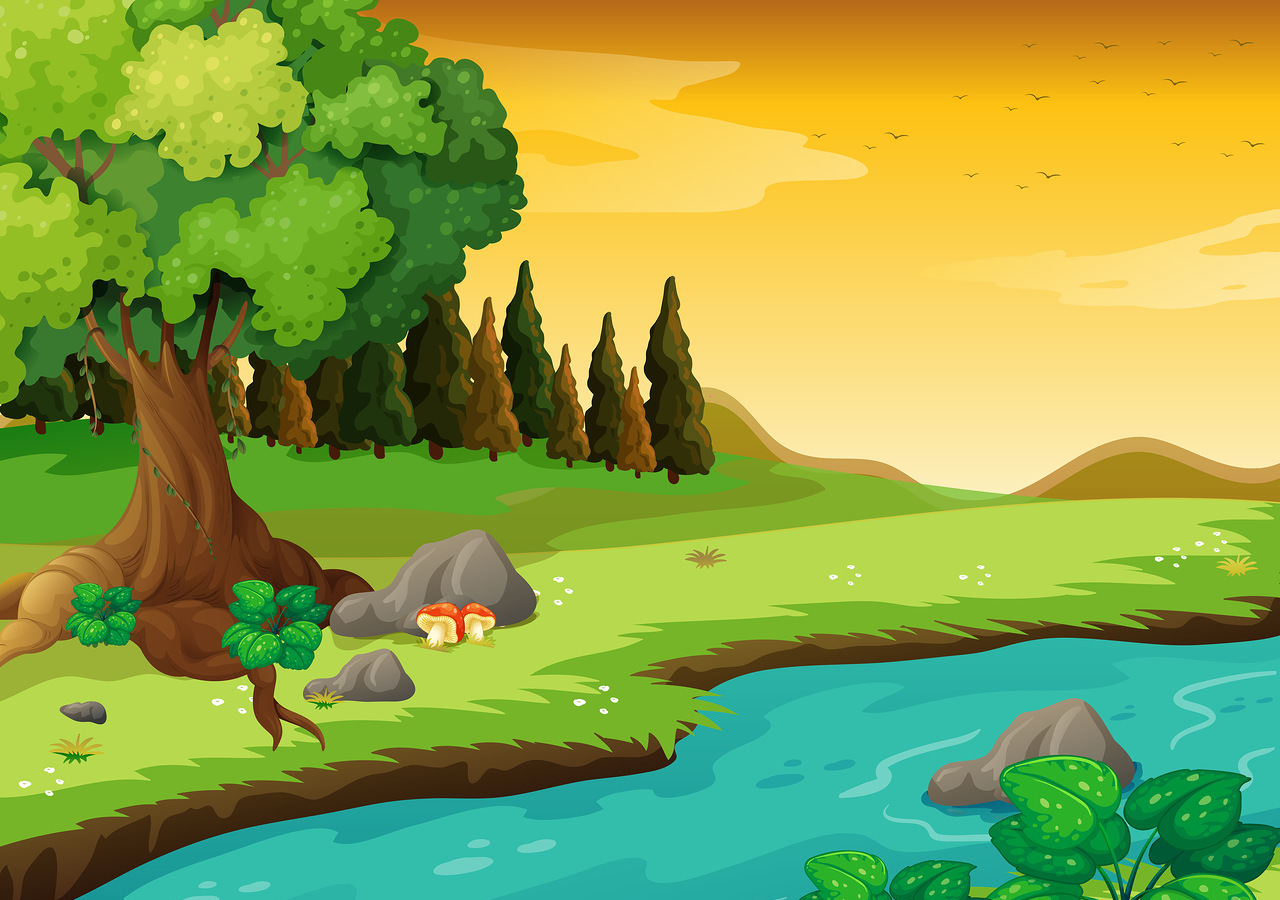
<file: index.html>
<!DOCTYPE html>
<html lang="pr-br">
<head>
    <meta charset="UTF-8">
    <meta name="viewport" content="width=device-width, initial-scale=1.0">
    <title>Mata mosquito | Game</title>
    <script src="app.js"></script>
    <link rel="stylesheet" href="style.css">
    <link rel="stylesheet" href="https://cdn.jsdelivr.net/npm/bootstrap@4.0.0/dist/css/bootstrap.min.css" integrity="sha384-Gn5384xqQ1aoWXA+058RXPxPg6fy4IWvTNh0E263XmFcJlSAwiGgFAW/dAiS6JXm" crossorigin="anonymous">
</head>
    <body onresize="palcoJogo()">
        
       


    </body>

    <script>
       

        setInterval(function() {
            posicaoRandomica()
        }, 1000)
    </script>

    <script src="https://code.jquery.com/jquery-3.2.1.slim.min.js" integrity="sha384-KJ3o2DKtIkvYIK3UENzmM7KCkRr/rE9/Qpg6aAZGJwFDMVNA/GpGFF93hXpG5KkN" crossorigin="anonymous"></script>
    <script src="https://cdn.jsdelivr.net/npm/popper.js@1.12.9/dist/umd/popper.min.js" integrity="sha384-ApNbgh9B+Y1QKtv3Rn7W3mgPxhU9K/ScQsAP7hUibX39j7fakFPskvXusvfa0b4Q" crossorigin="anonymous"></script>
    <script src="https://cdn.jsdelivr.net/npm/bootstrap@4.0.0/dist/js/bootstrap.min.js" integrity="sha384-JZR6Spejh4U02d8jOt6vLEHfe/JQGiRRSQQxSfFWpi1MquVdAyjUar5+76PVCmYl" crossorigin="anonymous"></script>
</html>
</file>
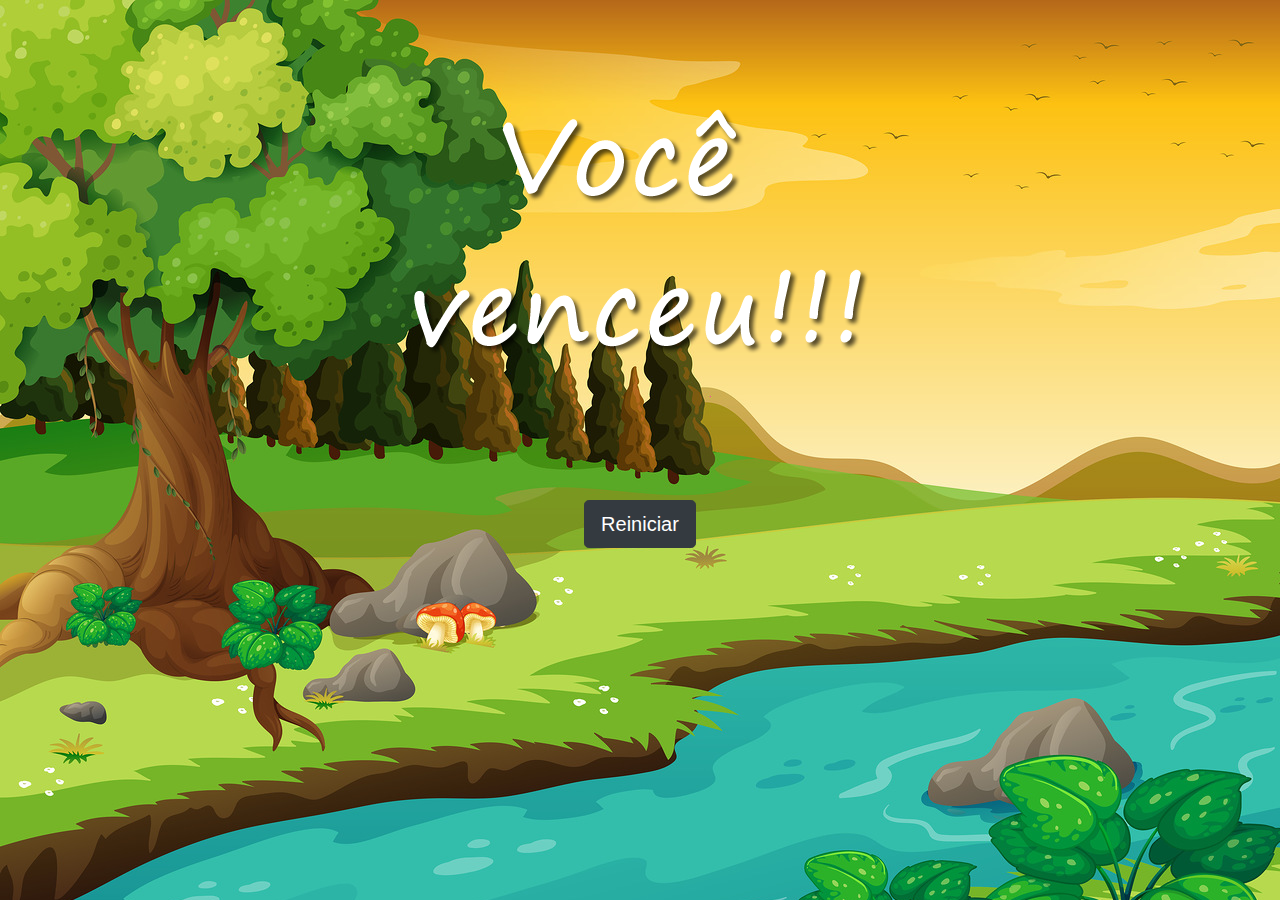
<file: app.html>
<!DOCTYPE html>
<html lang="en">
<head>
    <meta charset="UTF-8">
    <meta name="viewport" content="width=device-width, initial-scale=1.0">
    <link rel="stylesheet" href="style.css">
    <link rel="stylesheet" href="https://cdn.jsdelivr.net/npm/bootstrap@4.0.0/dist/css/bootstrap.min.css" integrity="sha384-Gn5384xqQ1aoWXA+058RXPxPg6fy4IWvTNh0E263XmFcJlSAwiGgFAW/dAiS6JXm" crossorigin="anonymous">
    <title>Game Over | Game</title>
</head>
    <body>

        <div class="container">
            <div class="row">
                <div class="col">
                    <div class="d-flex justify-content-center">
                        <img src="imagens/vitoria.png" alt="">
                    </div>
                </div>
            </div>
        </div>

        <div class="container">
            <div class="row">
                <div class="col">
                    <div class="d-flex justify-content-center">
                        <button class="btn btn-dark btn-lg" onclick="window.location.href = 'app.html'">Reiniciar</button>
                    </div>
                </div>
            </div>
        </div>




    </body>
    <script src="https://code.jquery.com/jquery-3.2.1.slim.min.js" integrity="sha384-KJ3o2DKtIkvYIK3UENzmM7KCkRr/rE9/Qpg6aAZGJwFDMVNA/GpGFF93hXpG5KkN" crossorigin="anonymous"></script>
    <script src="https://cdn.jsdelivr.net/npm/popper.js@1.12.9/dist/umd/popper.min.js" integrity="sha384-ApNbgh9B+Y1QKtv3Rn7W3mgPxhU9K/ScQsAP7hUibX39j7fakFPskvXusvfa0b4Q" crossorigin="anonymous"></script>
    <script src="https://cdn.jsdelivr.net/npm/bootstrap@4.0.0/dist/js/bootstrap.min.js" integrity="sha384-JZR6Spejh4U02d8jOt6vLEHfe/JQGiRRSQQxSfFWpi1MquVdAyjUar5+76PVCmYl" crossorigin="anonymous"></script>
</html>
</file>
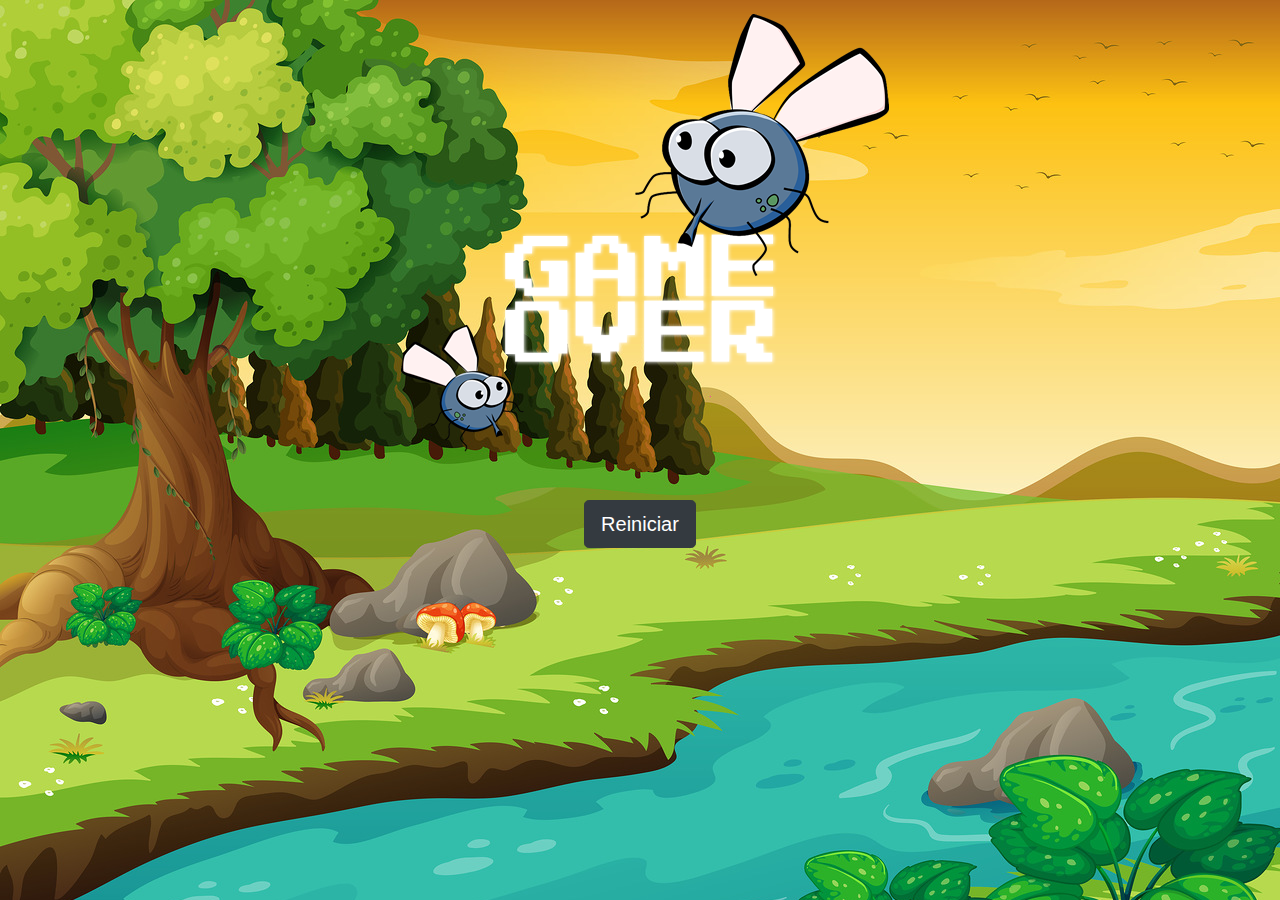
<file: GameOver.html>
<!DOCTYPE html>
<html lang="en">
<head>
    <meta charset="UTF-8">
    <meta name="viewport" content="width=device-width, initial-scale=1.0">
    <link rel="stylesheet" href="style.css">
    <link rel="stylesheet" href="https://cdn.jsdelivr.net/npm/bootstrap@4.0.0/dist/css/bootstrap.min.css" integrity="sha384-Gn5384xqQ1aoWXA+058RXPxPg6fy4IWvTNh0E263XmFcJlSAwiGgFAW/dAiS6JXm" crossorigin="anonymous">
    <title>Game Over | Game</title>
</head>
    <body>
        <div class="container">
            <div class="row">
                <div class="col">
                    <div class="d-flex justify-content-center">
                        <img src="imagens/game_over.png" alt="">
                    </div>
                </div>
            </div>
        </div>

        <div class="container">
            <div class="row">
                <div class="col">
                    <div class="d-flex justify-content-center">
                        <button class="btn btn-dark btn-lg" onclick="window.location.href = 'index.html'">Reiniciar</button>
                    </div>
                </div>
            </div>
        </div>




    </body>
    <script src="https://code.jquery.com/jquery-3.2.1.slim.min.js" integrity="sha384-KJ3o2DKtIkvYIK3UENzmM7KCkRr/rE9/Qpg6aAZGJwFDMVNA/GpGFF93hXpG5KkN" crossorigin="anonymous"></script>
    <script src="https://cdn.jsdelivr.net/npm/popper.js@1.12.9/dist/umd/popper.min.js" integrity="sha384-ApNbgh9B+Y1QKtv3Rn7W3mgPxhU9K/ScQsAP7hUibX39j7fakFPskvXusvfa0b4Q" crossorigin="anonymous"></script>
    <script src="https://cdn.jsdelivr.net/npm/bootstrap@4.0.0/dist/js/bootstrap.min.js" integrity="sha384-JZR6Spejh4U02d8jOt6vLEHfe/JQGiRRSQQxSfFWpi1MquVdAyjUar5+76PVCmYl" crossorigin="anonymous"></script>
</html>
</file>
<file: style.css>
body {
    background-image: url("imagens/cenario.jpg");
    background-repeat: no-repeat;
    background-size: 100%;
    background-color: rgb(252, 143, 2);
}

.mosca1 {
    width: 50px;
    height: 50px;
}

.mosca2 {
    width: 70px;
    height: 70px;
}

.mosca3 {
    width: 100px;
    height: 100px;
}

.ladoA {
    transform: scaleX(1);
}


.ladoB {
    transform: scaleX(-1);
}

.painel {
    position: absolute;
    width: 200px;
    padding: 10px;
    left: 0px;
    bottom: 0px;
    border-top: solid 1px #fff;
    background-color: #fff;
    opacity: 0.7;
}

.vidas {
    float: left;
}

.cronometro {
    float: left;
    font-size: 20px;
    font-weight: bold;
}
</file>
